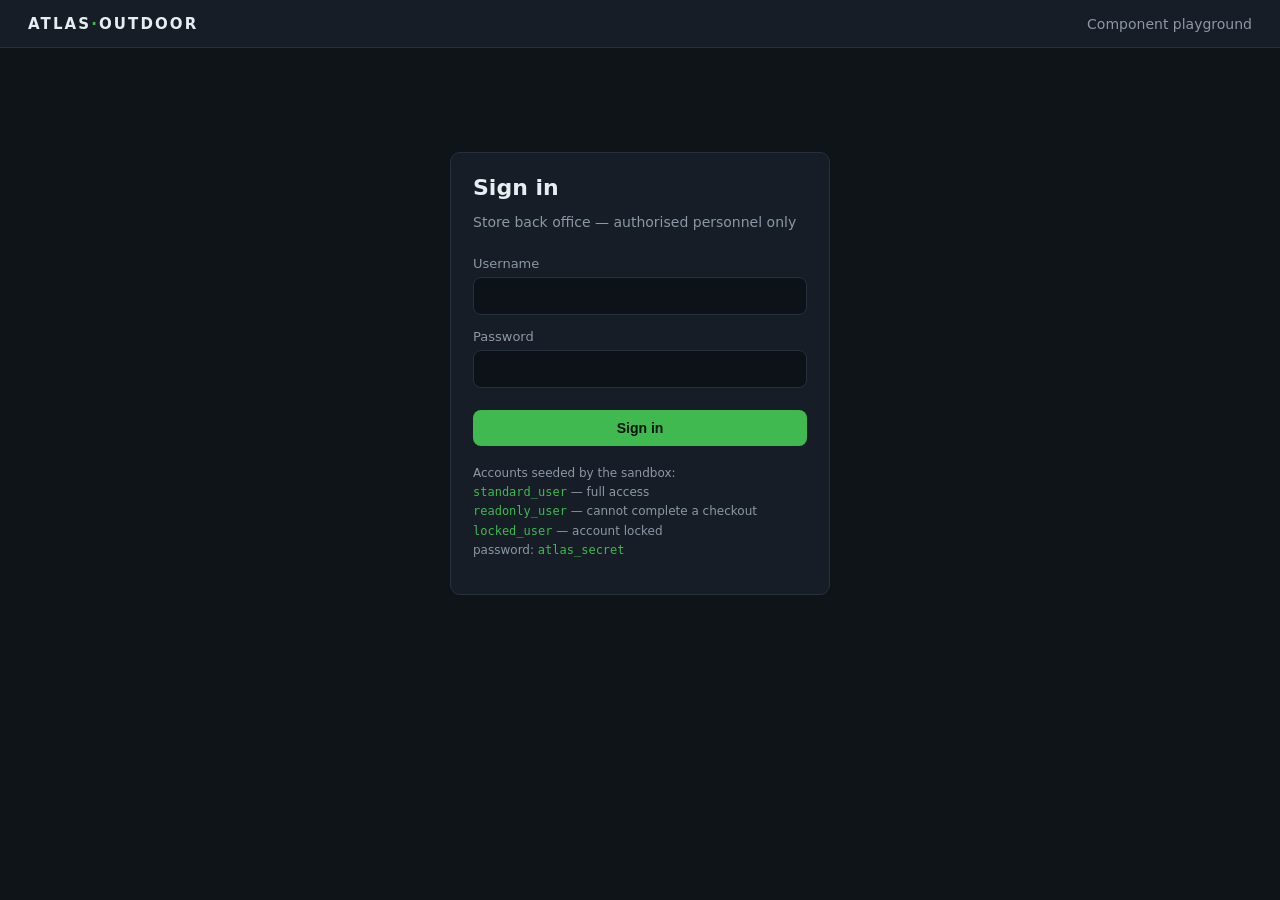
<file: src/test/resources/sut-app/index.html>
<!doctype html>
<html lang="en">
<head>
    <meta charset="utf-8">
    <title>Atlas Outdoor — Sign in</title>
    <link rel="stylesheet" href="assets/atlas.css">
</head>
<body>

<header class="app-bar">
    <div class="brand">ATLAS<span>·</span>OUTDOOR</div>
    <nav><a href="widgets.html" data-testid="nav-widgets">Component playground</a></nav>
</header>

<main>
    <section class="card login-card">
        <h1>Sign in</h1>
        <p class="subtitle">Store back office — authorised personnel only</p>

        <form id="login-form" data-testid="login-form" autocomplete="off">
            <label for="username">Username</label>
            <input type="text" id="username" name="username" data-testid="username" autocomplete="off">

            <label for="password">Password</label>
            <input type="password" id="password" name="password" data-testid="password" autocomplete="off">

            <!-- data-volatile-id: this id is rewritten at every page load, exactly
                 like a component library regenerating ids on each build. -->
            <button type="submit" id="btn-login" data-volatile-id data-testid="login-submit" class="full-width">
                Sign in
            </button>
        </form>

        <div class="error-banner" data-testid="error-message" style="display:none"></div>

        <p class="hint">
            Accounts seeded by the sandbox:<br>
            <code>standard_user</code> — full access<br>
            <code>readonly_user</code> — cannot complete a checkout<br>
            <code>locked_user</code> — account locked<br>
            password: <code>atlas_secret</code>
        </p>
    </section>
</main>

<script src="assets/atlas.js"></script>
<script>
    if (new URLSearchParams(window.location.search).get("reason") === "session-required") {
        window.addEventListener("DOMContentLoaded", () =>
            Atlas.showError("Your session has expired, please sign in again."));
    }

    document.getElementById("login-form").addEventListener("submit", async function (event) {
        event.preventDefault();
        Atlas.showError("");

        const username = document.querySelector("[data-testid='username']").value.trim();
        const password = document.querySelector("[data-testid='password']").value;

        if (!username || !password) {
            Atlas.showError("Username and password are both required.");
            return;
        }

        const response = await fetch("/api/auth/login", {
            method: "POST",
            headers: {"Content-Type": "application/json"},
            body: JSON.stringify({username: username, password: password})
        });
        const payload = await response.json();

        if (response.ok) {
            Atlas.session.save(payload);
            window.location.href = "inventory.html";
        } else {
            Atlas.showError(payload.error);
        }
    });
</script>
</body>
</html>
</file>
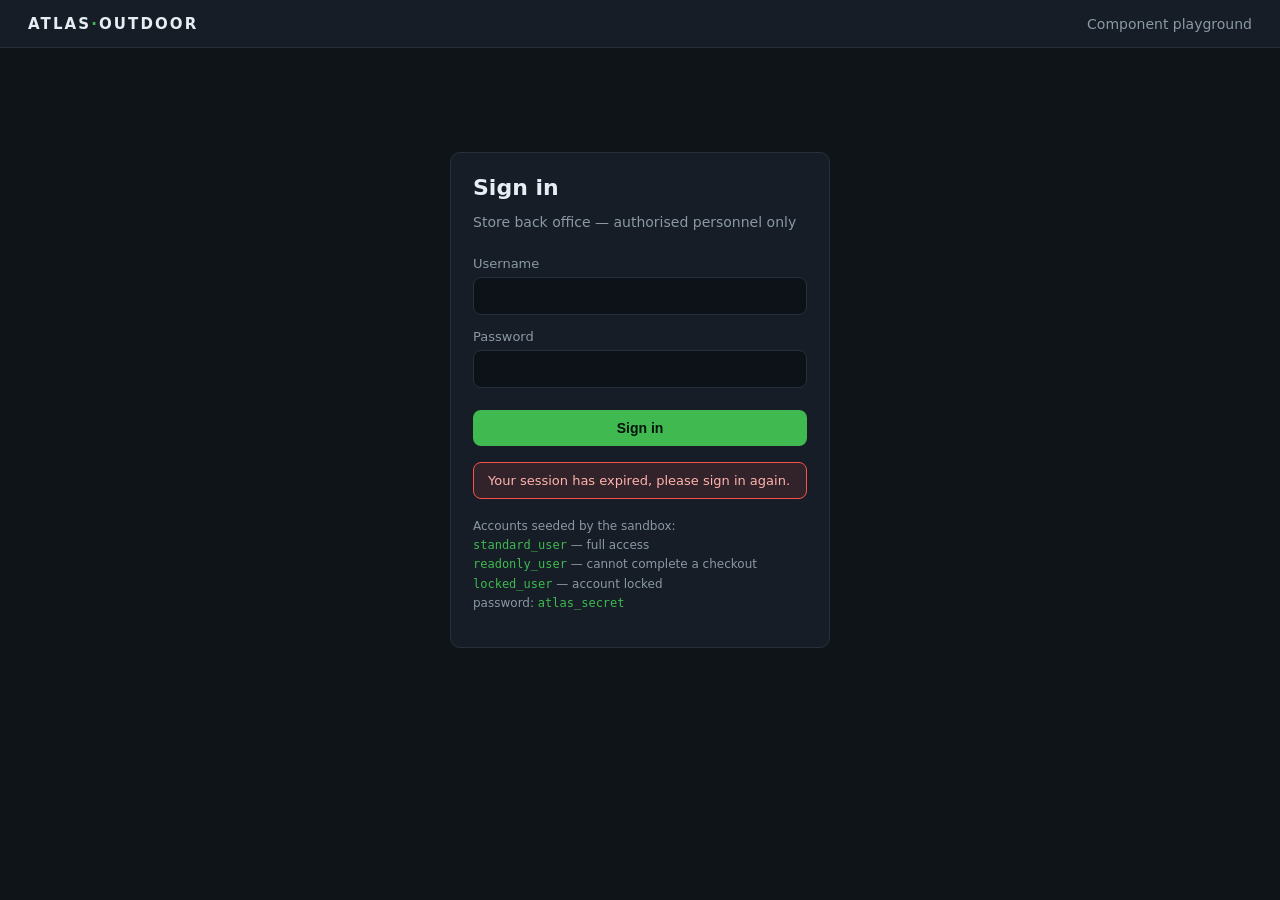
<file: src/test/resources/sut-app/cart.html>
<!doctype html>
<html lang="en">
<head>
    <meta charset="utf-8">
    <title>Atlas Outdoor — Cart</title>
    <link rel="stylesheet" href="assets/atlas.css">
</head>
<body>

<header class="app-bar">
    <div class="brand">ATLAS<span>·</span>OUTDOOR</div>
    <nav>
        <span data-testid="current-user" style="font-size:13px;color:#8b98a5"></span>
        <a href="inventory.html" data-testid="continue-shopping">Continue shopping</a>
        <a href="#" data-testid="logout">Sign out</a>
    </nav>
</header>

<main>
    <h1 data-testid="page-title">Your cart</h1>
    <p class="subtitle">Prices include VAT where applicable.</p>

    <section class="card">
        <div data-testid="cart-lines"></div>
        <p data-testid="empty-cart" style="display:none;color:#8b98a5">Your cart is empty.</p>

        <div class="totals" data-testid="totals" style="display:none">
            <div><span>Subtotal</span><span data-testid="subtotal"></span></div>
            <div><span>Tax (8%)</span><span data-testid="tax"></span></div>
            <div class="grand"><span>Total</span><span data-testid="grand-total"></span></div>
        </div>

        <button class="full-width" id="btn-checkout" data-volatile-id data-testid="checkout"
                style="margin-top:22px">Proceed to checkout</button>
        <div class="error-banner" data-testid="error-message" style="display:none"></div>
    </section>
</main>

<script src="assets/atlas.js"></script>
<script>
    function render() {
        const lines = Atlas.cart.read();
        const container = document.querySelector("[data-testid='cart-lines']");

        container.innerHTML = lines.map(line => `
            <div class="cart-line" data-testid="cart-line" data-product-id="${line.id}">
                <div>
                    <div data-testid="line-name">${line.name}</div>
                    <div class="badge-stock">Quantity: <span data-testid="line-quantity">${line.quantity}</span></div>
                </div>
                <div style="display:flex;align-items:center;gap:16px">
                    <span data-testid="line-total">${Atlas.money(line.price * line.quantity)}</span>
                    <button class="danger" data-testid="remove-line" data-product-id="${line.id}">Remove</button>
                </div>
            </div>`).join("");

        document.querySelector("[data-testid='empty-cart']").style.display = lines.length ? "none" : "block";
        document.querySelector("[data-testid='totals']").style.display = lines.length ? "block" : "none";
        document.querySelector("[data-testid='checkout']").disabled = lines.length === 0;

        document.querySelector("[data-testid='subtotal']").textContent = Atlas.money(Atlas.cart.subtotal());
        document.querySelector("[data-testid='tax']").textContent = Atlas.money(Atlas.cart.tax());
        document.querySelector("[data-testid='grand-total']").textContent = Atlas.money(Atlas.cart.total());

        container.querySelectorAll("[data-testid='remove-line']").forEach(button =>
            button.addEventListener("click", () => {
                Atlas.cart.remove(button.dataset.productId);
                render();
            }));
    }

    window.addEventListener("DOMContentLoaded", () => {
        if (!Atlas.session.requireLogin()) {
            return;
        }
        render();

        document.querySelector("[data-testid='checkout']").addEventListener("click", () => {
            const user = Atlas.session.current();
            // Business rule worth a test: a read-only account may browse and fill
            // a cart, but may not place an order.
            if (!user.roles.includes("CHECKOUT")) {
                Atlas.showError("Your account is not allowed to place orders. Contact your store manager.");
                return;
            }
            window.location.href = "checkout-info.html";
        });
    });
</script>
</body>
</html>
</file>
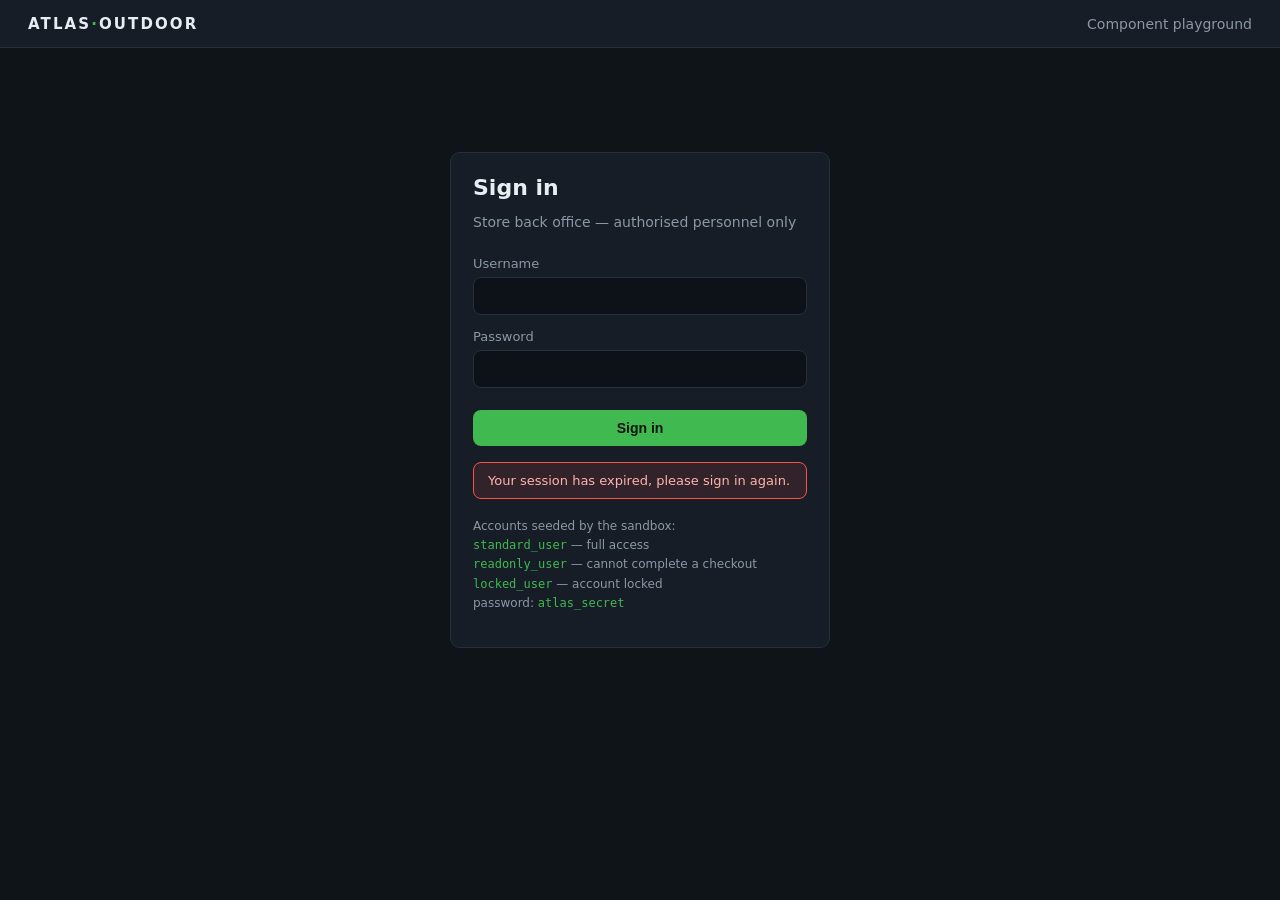
<file: src/test/resources/sut-app/checkout-complete.html>
<!doctype html>
<html lang="en">
<head>
    <meta charset="utf-8">
    <title>Atlas Outdoor — Order confirmed</title>
    <link rel="stylesheet" href="assets/atlas.css">
</head>
<body>

<header class="app-bar">
    <div class="brand">ATLAS<span>·</span>OUTDOOR</div>
    <nav>
        <span data-testid="current-user" style="font-size:13px;color:#8b98a5"></span>
        <a href="inventory.html" data-testid="back-home">Back to catalogue</a>
    </nav>
</header>

<main>
    <div class="steps">
        <span data-testid="step-1">1 · Your details</span>
        <span>›</span><span data-testid="step-2">2 · Review</span>
        <span>›</span><span class="active" data-testid="step-3">3 · Confirmation</span>
    </div>

    <section class="card" style="max-width:560px">
        <h1 data-testid="confirmation-title">Thank you, your order is confirmed</h1>
        <p class="subtitle">A confirmation email is on its way.</p>

        <div class="totals">
            <div><span>Order reference</span><span data-testid="order-reference"></span></div>
            <div><span>Items</span><span data-testid="order-items"></span></div>
            <div class="grand"><span>Amount charged</span><span data-testid="order-total"></span></div>
        </div>

        <button class="full-width secondary" data-testid="new-order"
                onclick="window.location.href='inventory.html'">Start a new order</button>
    </section>
</main>

<script src="assets/atlas.js"></script>
<script>
    window.addEventListener("DOMContentLoaded", () => {
        if (!Atlas.session.requireLogin()) {
            return;
        }
        const order = JSON.parse(sessionStorage.getItem("atlas.order") || "{}");
        document.querySelector("[data-testid='order-reference']").textContent = order.reference || "—";
        document.querySelector("[data-testid='order-items']").textContent = order.items || 0;
        document.querySelector("[data-testid='order-total']").textContent = Atlas.money(order.total || 0);
    });
</script>
</body>
</html>
</file>
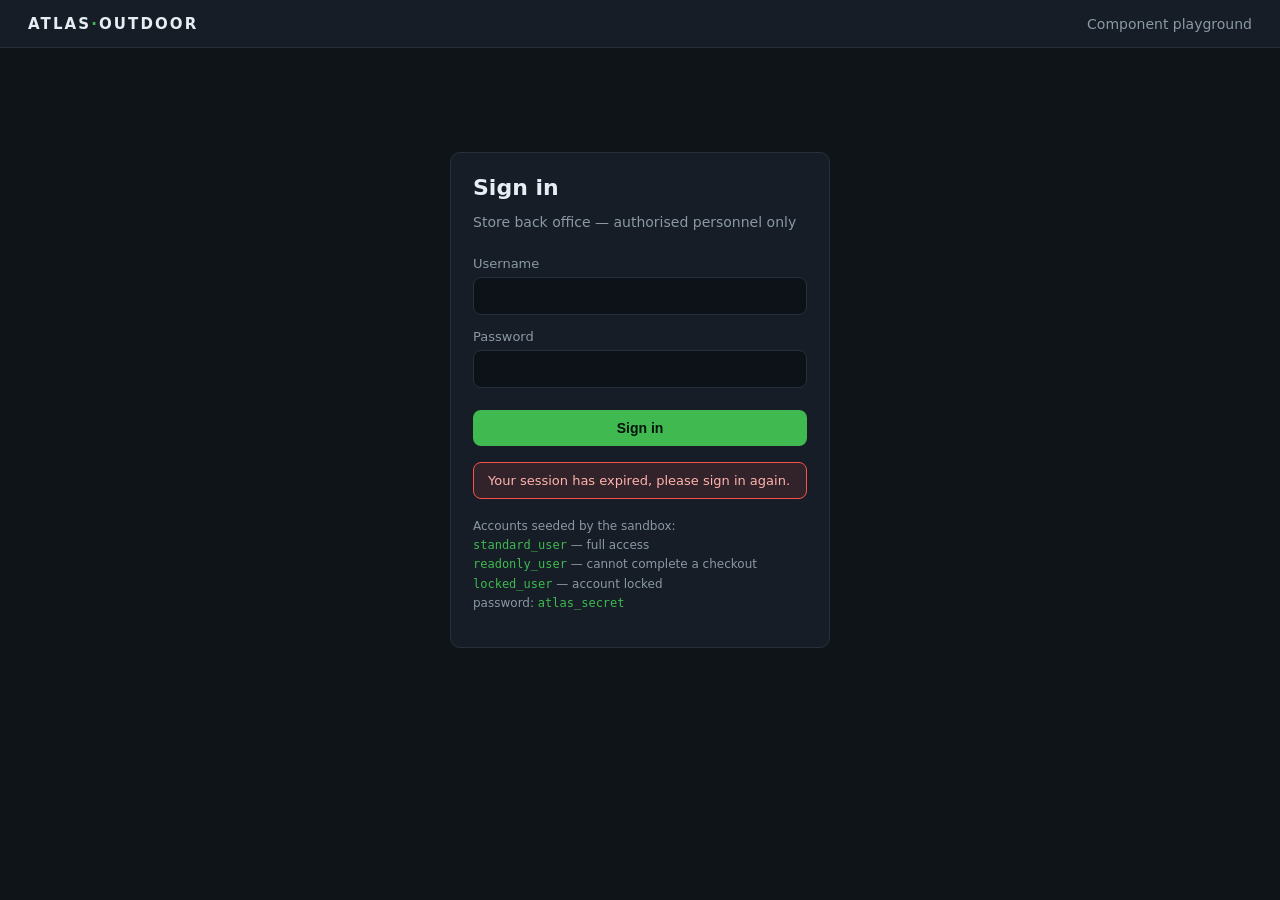
<file: src/test/resources/sut-app/checkout-info.html>
<!doctype html>
<html lang="en">
<head>
    <meta charset="utf-8">
    <title>Atlas Outdoor — Checkout</title>
    <link rel="stylesheet" href="assets/atlas.css">
</head>
<body>

<header class="app-bar">
    <div class="brand">ATLAS<span>·</span>OUTDOOR</div>
    <nav>
        <span data-testid="current-user" style="font-size:13px;color:#8b98a5"></span>
        <a href="cart.html" data-testid="back-to-cart">Back to cart</a>
    </nav>
</header>

<main>
    <div class="steps">
        <span class="active" data-testid="step-1">1 · Your details</span>
        <span>›</span><span data-testid="step-2">2 · Review</span>
        <span>›</span><span data-testid="step-3">3 · Confirmation</span>
    </div>

    <h1>Delivery details</h1>
    <p class="subtitle">All fields marked with * are mandatory.</p>

    <section class="card" style="max-width:520px">
        <form id="checkout-form" data-testid="checkout-form" autocomplete="off">
            <label for="first-name">First name *</label>
            <input type="text" id="first-name" data-testid="first-name">

            <label for="last-name">Last name *</label>
            <input type="text" id="last-name" data-testid="last-name">

            <label for="email">Email *</label>
            <input type="text" id="email" data-testid="email">

            <label for="address">Address</label>
            <input type="text" id="address" data-testid="address">

            <label for="city">City</label>
            <input type="text" id="city" data-testid="city">

            <label for="postcode">Postcode *</label>
            <input type="text" id="postcode" data-testid="postcode">

            <button type="submit" id="btn-continue" data-volatile-id data-testid="continue" class="full-width">
                Continue
            </button>
        </form>
        <div class="error-banner" data-testid="error-message" style="display:none"></div>
    </section>
</main>

<script src="assets/atlas.js"></script>
<script>
    const EMAIL_PATTERN = /^[^@\s]+@[^@\s]+\.[^@\s]+$/;

    window.addEventListener("DOMContentLoaded", () => {
        if (!Atlas.session.requireLogin()) {
            return;
        }

        document.getElementById("checkout-form").addEventListener("submit", event => {
            event.preventDefault();
            const value = id => document.querySelector(`[data-testid='${id}']`).value.trim();

            const missing = ["first-name", "last-name", "email", "postcode"]
                .filter(field => value(field) === "")
                .map(field => field.replace("-", " "));

            if (missing.length) {
                Atlas.showError("Please complete the following fields: " + missing.join(", ") + ".");
                return;
            }
            if (!EMAIL_PATTERN.test(value("email"))) {
                Atlas.showError("'" + value("email") + "' is not a valid email address.");
                return;
            }

            sessionStorage.setItem("atlas.customer", JSON.stringify({
                firstName: value("first-name"),
                lastName: value("last-name"),
                email: value("email"),
                address: value("address"),
                city: value("city"),
                postcode: value("postcode")
            }));
            window.location.href = "checkout-review.html";
        });
    });
</script>
</body>
</html>
</file>
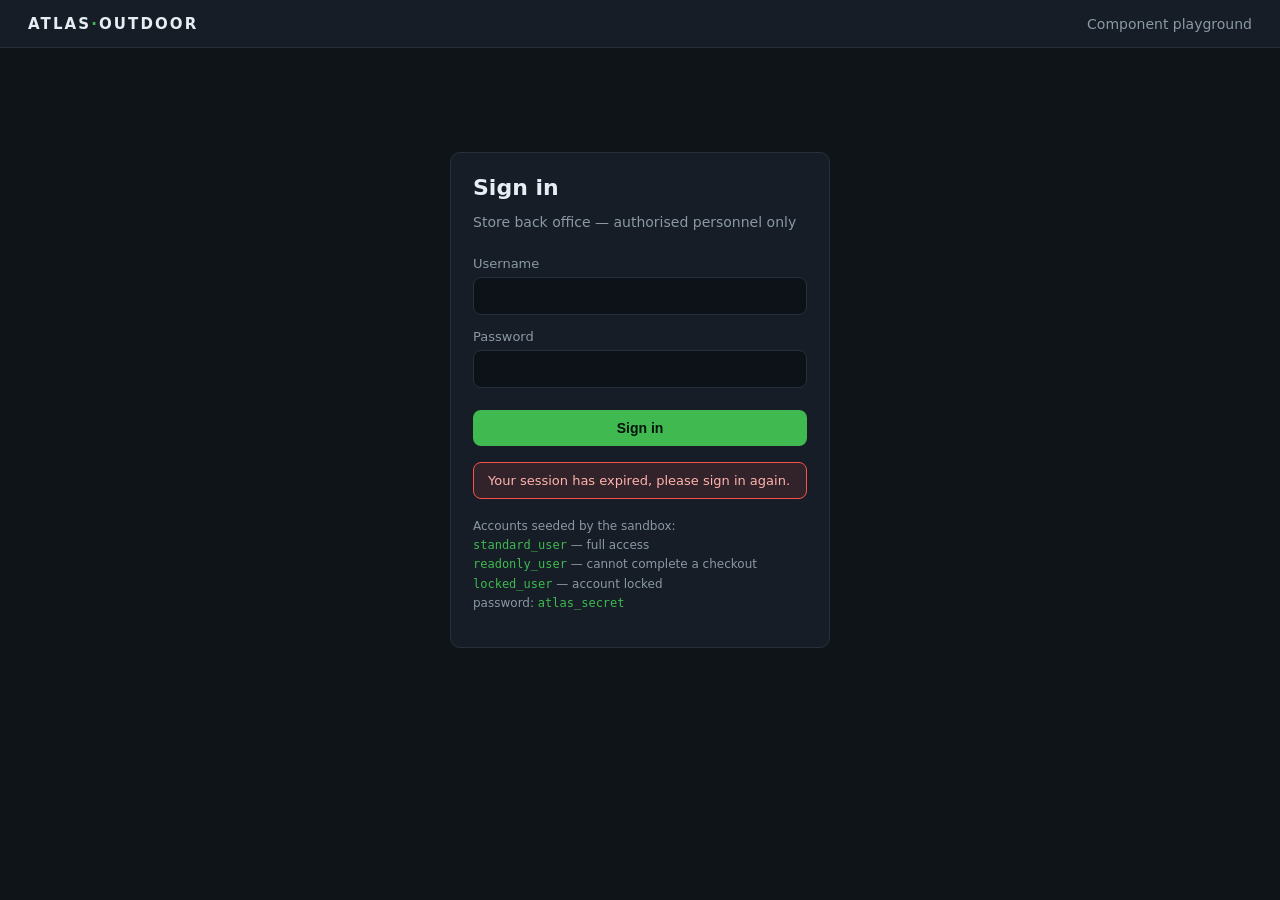
<file: src/test/resources/sut-app/checkout-review.html>
<!doctype html>
<html lang="en">
<head>
    <meta charset="utf-8">
    <title>Atlas Outdoor — Review order</title>
    <link rel="stylesheet" href="assets/atlas.css">
</head>
<body>

<header class="app-bar">
    <div class="brand">ATLAS<span>·</span>OUTDOOR</div>
    <nav>
        <span data-testid="current-user" style="font-size:13px;color:#8b98a5"></span>
        <a href="checkout-info.html" data-testid="back-to-details">Edit details</a>
    </nav>
</header>

<main>
    <div class="steps">
        <span data-testid="step-1">1 · Your details</span>
        <span>›</span><span class="active" data-testid="step-2">2 · Review</span>
        <span>›</span><span data-testid="step-3">3 · Confirmation</span>
    </div>

    <h1>Review your order</h1>
    <p class="subtitle">Nothing is charged until you place the order.</p>

    <section class="card">
        <h3 style="margin-top:0;font-size:15px">Delivery to</h3>
        <p data-testid="delivery-summary" style="color:#8b98a5;font-size:14px"></p>

        <h3 style="font-size:15px">Items</h3>
        <table>
            <thead>
            <tr><th>Product</th><th>Quantity</th><th>Line total</th></tr>
            </thead>
            <tbody data-testid="review-lines"></tbody>
        </table>

        <div class="totals">
            <div><span>Subtotal</span><span data-testid="subtotal"></span></div>
            <div><span>Tax (8%)</span><span data-testid="tax"></span></div>
            <div class="grand"><span>Total</span><span data-testid="grand-total"></span></div>
        </div>

        <button class="full-width" id="btn-place-order" data-volatile-id data-testid="place-order">
            Place order
        </button>
    </section>
</main>

<script src="assets/atlas.js"></script>
<script>
    window.addEventListener("DOMContentLoaded", () => {
        if (!Atlas.session.requireLogin()) {
            return;
        }
        const customer = JSON.parse(sessionStorage.getItem("atlas.customer") || "{}");
        document.querySelector("[data-testid='delivery-summary']").textContent =
            `${customer.firstName || ""} ${customer.lastName || ""} — ${customer.address || "no address"}, ` +
            `${customer.city || ""} ${customer.postcode || ""} (${customer.email || ""})`;

        document.querySelector("[data-testid='review-lines']").innerHTML = Atlas.cart.read().map(line => `
            <tr data-testid="review-line" data-product-id="${line.id}">
                <td data-testid="review-name">${line.name}</td>
                <td data-testid="review-quantity">${line.quantity}</td>
                <td data-testid="review-total">${Atlas.money(line.price * line.quantity)}</td>
            </tr>`).join("");

        document.querySelector("[data-testid='subtotal']").textContent = Atlas.money(Atlas.cart.subtotal());
        document.querySelector("[data-testid='tax']").textContent = Atlas.money(Atlas.cart.tax());
        document.querySelector("[data-testid='grand-total']").textContent = Atlas.money(Atlas.cart.total());

        document.querySelector("[data-testid='place-order']").addEventListener("click", () => {
            const order = {
                reference: "ATL-" + new Date().getFullYear() + "-" + Math.floor(100000 + Math.random() * 899999),
                total: Atlas.cart.total(),
                items: Atlas.cart.count()
            };
            sessionStorage.setItem("atlas.order", JSON.stringify(order));
            Atlas.cart.write([]);
            window.location.href = "checkout-complete.html";
        });
    });
</script>
</body>
</html>
</file>
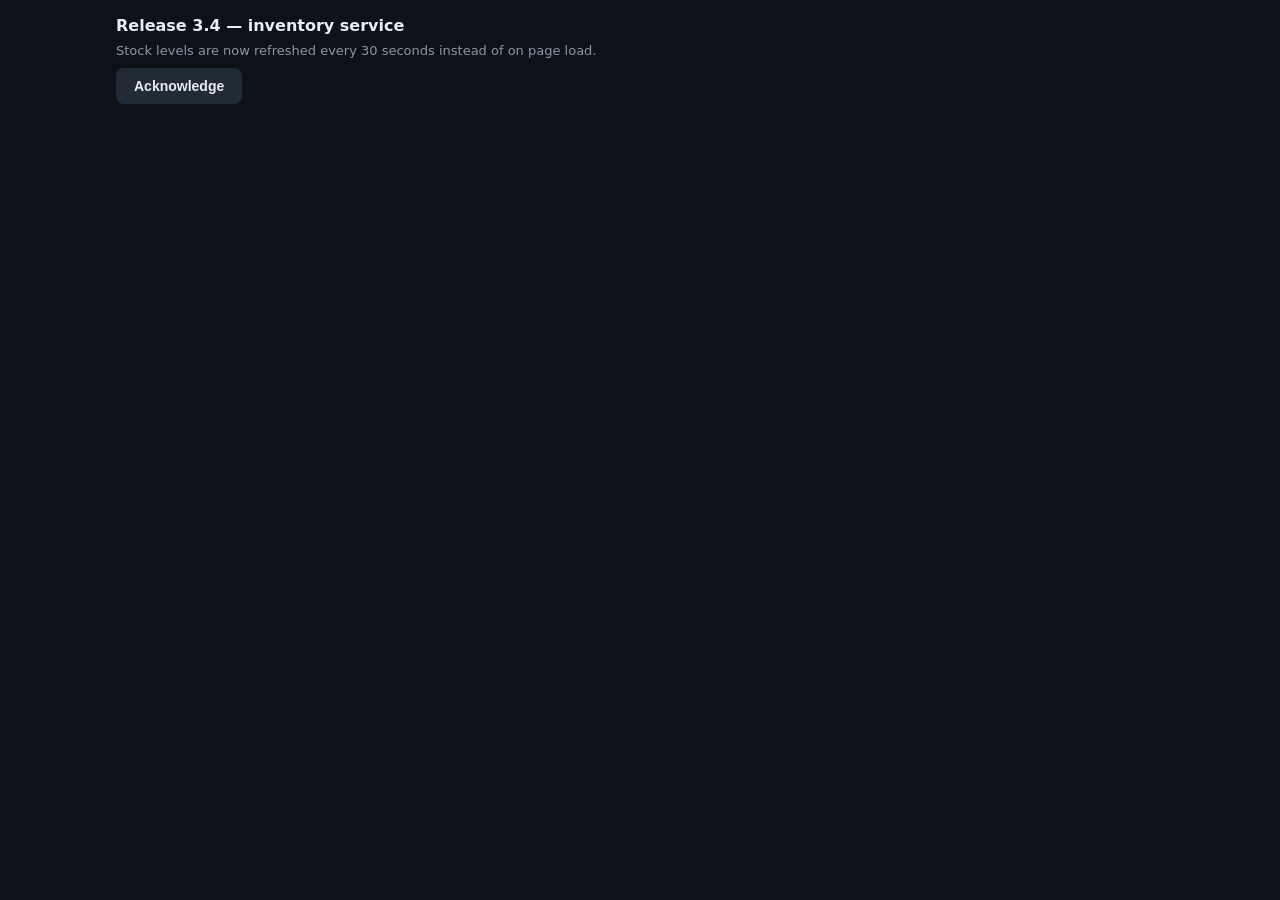
<file: src/test/resources/sut-app/frame-content.html>
<!doctype html>
<html lang="en">
<head>
    <meta charset="utf-8">
    <title>Release notes</title>
    <link rel="stylesheet" href="assets/atlas.css">
</head>
<body style="background:#0d1218">
<main style="padding:16px">
    <p data-testid="frame-heading" style="margin:0 0 8px;font-weight:600">Release 3.4 — inventory service</p>
    <p data-testid="frame-body" style="margin:0;color:#8b98a5;font-size:13px">
        Stock levels are now refreshed every 30 seconds instead of on page load.
    </p>
    <button data-testid="frame-button" class="secondary" style="margin-top:10px"
            onclick="document.querySelector('[data-testid=frame-body]').textContent='Acknowledged by the operator'">
        Acknowledge
    </button>
</main>
</body>
</html>
</file>
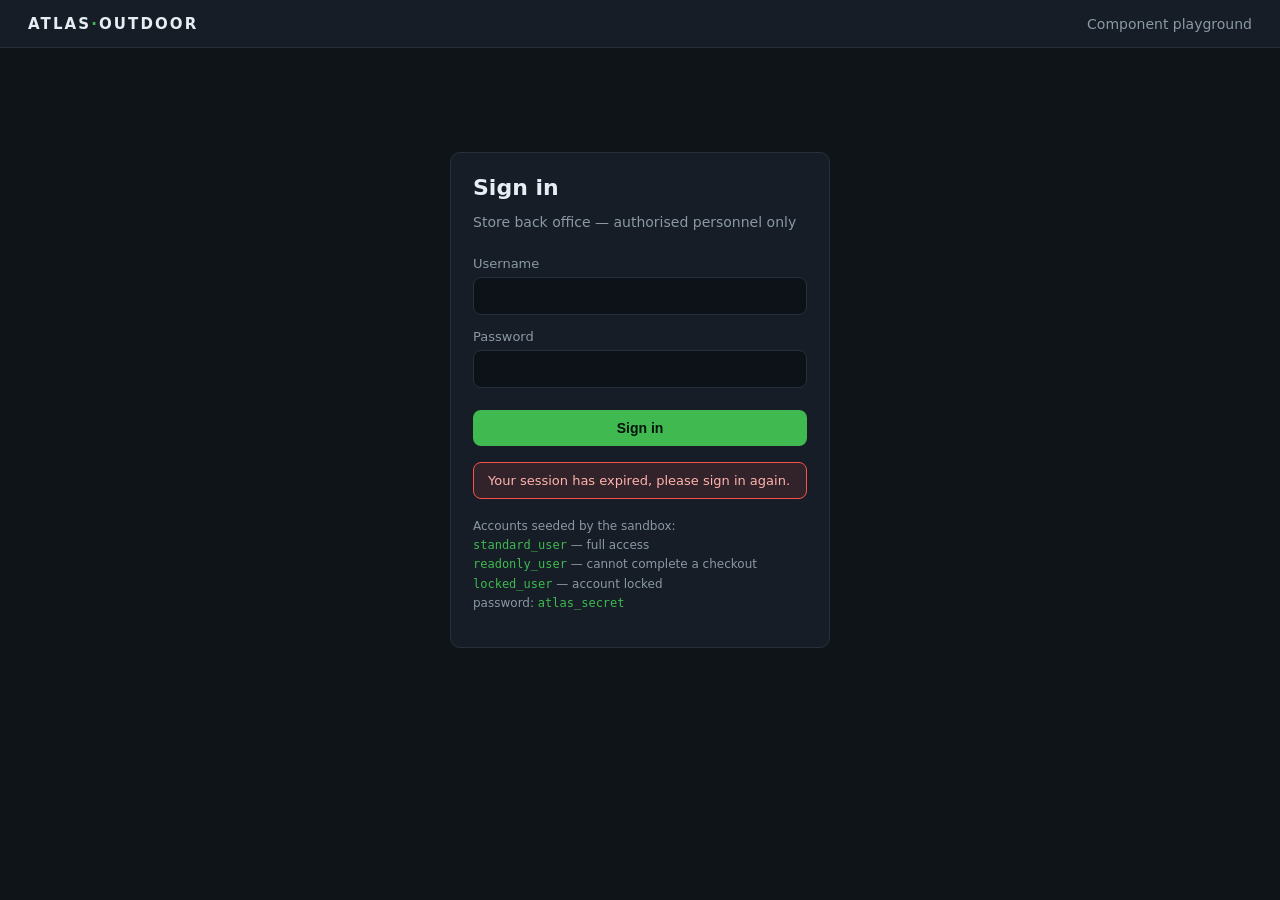
<file: src/test/resources/sut-app/inventory.html>
<!doctype html>
<html lang="en">
<head>
    <meta charset="utf-8">
    <title>Atlas Outdoor — Catalogue</title>
    <link rel="stylesheet" href="assets/atlas.css">
</head>
<body>

<header class="app-bar">
    <div class="brand">ATLAS<span>·</span>OUTDOOR</div>
    <nav>
        <span data-testid="current-user" style="font-size:13px;color:#8b98a5"></span>
        <a href="cart.html" data-testid="cart-link">Cart<span class="cart-pill" data-testid="cart-count" style="display:none">0</span></a>
        <a href="widgets.html" data-testid="nav-widgets">Playground</a>
        <a href="#" data-testid="logout">Sign out</a>
    </nav>
</header>

<main>
    <h1>Catalogue</h1>
    <p class="subtitle">Loaded over HTTP from <code>/api/products</code> — rendering is asynchronous on purpose.</p>

    <div class="toolbar">
        <select data-testid="filter-category" id="filter-category">
            <option value="all">All categories</option>
            <option value="backpacks">Backpacks</option>
            <option value="clothing">Clothing</option>
            <option value="electronics">Electronics</option>
            <option value="equipment">Equipment</option>
        </select>

        <select data-testid="sort-order" id="sort-order">
            <option value="name-asc">Name (A → Z)</option>
            <option value="name-desc">Name (Z → A)</option>
            <option value="price-asc">Price (low → high)</option>
            <option value="price-desc">Price (high → low)</option>
        </select>

        <span class="badge-stock" data-testid="result-count"></span>
    </div>

    <div class="spinner" data-testid="loading-indicator"></div>
    <div class="grid" data-testid="product-grid" style="display:none"></div>
</main>

<script src="assets/atlas.js"></script>
<script>
    let catalogue = [];

    function render() {
        const category = document.querySelector("[data-testid='filter-category']").value;
        const order = document.querySelector("[data-testid='sort-order']").value;

        let visible = catalogue.filter(p => category === "all" || p.category === category);
        const [field, direction] = order.split("-");
        visible.sort((a, b) => {
            const result = field === "price" ? a.price - b.price : a.name.localeCompare(b.name);
            return direction === "asc" ? result : -result;
        });

        const grid = document.querySelector("[data-testid='product-grid']");
        grid.innerHTML = visible.map(product => `
            <article class="card product" data-testid="product-card" data-product-id="${product.id}">
                <div class="name" data-testid="product-name">${product.name}</div>
                <div class="desc" data-testid="product-description">${product.description}</div>
                <div class="price" data-testid="product-price">€ ${product.price.toFixed(2)}</div>
                <div class="badge-stock ${product.stock === 0 ? 'out-of-stock' : ''}" data-testid="product-stock">
                    ${product.stock === 0 ? 'Out of stock' : product.stock + ' in stock'}
                </div>
                <button id="add-${product.id}" data-volatile-id
                        data-testid="add-to-cart"
                        data-product-id="${product.id}"
                        ${product.stock === 0 ? 'disabled' : ''}>
                    ${product.stock === 0 ? 'Unavailable' : 'Add to cart'}
                </button>
            </article>`).join("");

        document.querySelector("[data-testid='result-count']").textContent =
            visible.length + " of " + catalogue.length + " products";

        Atlas.scrambleVolatileIds();

        grid.querySelectorAll("[data-testid='add-to-cart']").forEach(button => {
            button.addEventListener("click", () => {
                const product = catalogue.find(p => p.id === button.dataset.productId);
                Atlas.cart.add(product);
                button.textContent = "Added ✓";
                setTimeout(() => { button.textContent = "Add to cart"; }, 900);
            });
        });
    }

    window.addEventListener("DOMContentLoaded", async () => {
        if (!Atlas.session.requireLogin()) {
            return;
        }
        const response = await fetch("/api/products");
        const payload = await response.json();
        catalogue = payload.products;

        // Variable latency: anything between 250 ms and 900 ms, so a suite that
        // relies on fixed sleeps will be flaky by construction.
        const latency = 250 + Math.floor(Math.random() * 650);
        setTimeout(() => {
            document.querySelector("[data-testid='loading-indicator']").remove();
            document.querySelector("[data-testid='product-grid']").style.display = "grid";
            render();
        }, latency);

        document.querySelector("[data-testid='filter-category']").addEventListener("change", render);
        document.querySelector("[data-testid='sort-order']").addEventListener("change", render);
    });
</script>
</body>
</html>
</file>
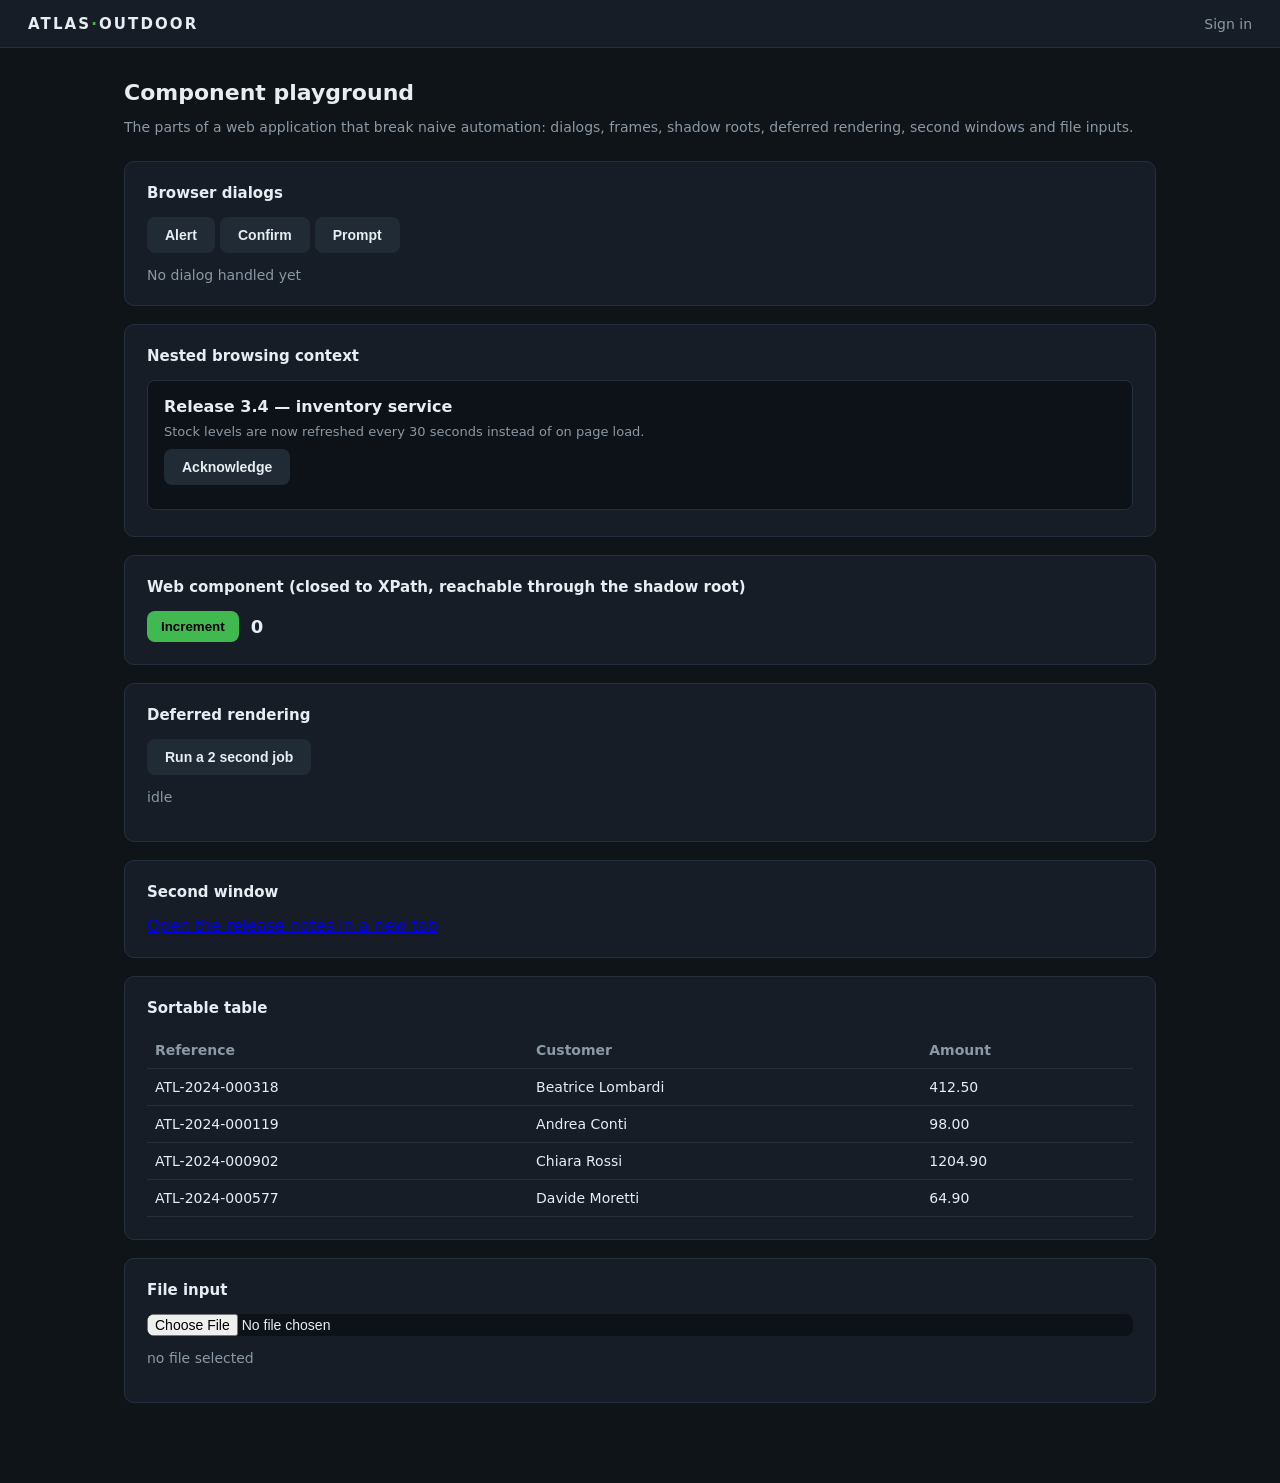
<file: src/test/resources/sut-app/widgets.html>
<!doctype html>
<html lang="en">
<head>
    <meta charset="utf-8">
    <title>Atlas Outdoor — Component playground</title>
    <link rel="stylesheet" href="assets/atlas.css">
</head>
<body>

<header class="app-bar">
    <div class="brand">ATLAS<span>·</span>OUTDOOR</div>
    <nav><a href="index.html" data-testid="nav-home">Sign in</a></nav>
</header>

<main>
    <h1>Component playground</h1>
    <p class="subtitle">
        The parts of a web application that break naive automation: dialogs, frames,
        shadow roots, deferred rendering, second windows and file inputs.
    </p>

    <section class="card" style="margin-bottom:18px">
        <h3 style="margin-top:0;font-size:15px">Browser dialogs</h3>
        <button data-testid="trigger-alert" class="secondary">Alert</button>
        <button data-testid="trigger-confirm" class="secondary">Confirm</button>
        <button data-testid="trigger-prompt" class="secondary">Prompt</button>
        <p data-testid="dialog-result" style="color:#8b98a5;font-size:14px;margin-bottom:0">No dialog handled yet</p>
    </section>

    <section class="card" style="margin-bottom:18px">
        <h3 style="margin-top:0;font-size:15px">Nested browsing context</h3>
        <iframe id="content-frame" data-testid="content-frame" src="frame-content.html"
                style="width:100%;height:130px;border:1px solid #26303d;border-radius:8px"></iframe>
    </section>

    <section class="card" style="margin-bottom:18px">
        <h3 style="margin-top:0;font-size:15px">Web component (closed to XPath, reachable through the shadow root)</h3>
        <atlas-counter data-testid="shadow-counter"></atlas-counter>
    </section>

    <section class="card" style="margin-bottom:18px">
        <h3 style="margin-top:0;font-size:15px">Deferred rendering</h3>
        <button data-testid="start-job" class="secondary">Run a 2 second job</button>
        <p data-testid="job-status" style="color:#8b98a5;font-size:14px">idle</p>
        <div data-testid="job-result" style="display:none;color:#3fb950;font-size:14px">Job completed successfully</div>
    </section>

    <section class="card" style="margin-bottom:18px">
        <h3 style="margin-top:0;font-size:15px">Second window</h3>
        <a href="frame-content.html" target="_blank" data-testid="open-new-tab">Open the release notes in a new tab</a>
    </section>

    <section class="card" style="margin-bottom:18px">
        <h3 style="margin-top:0;font-size:15px">Sortable table</h3>
        <table data-testid="orders-table">
            <thead>
            <tr>
                <th data-testid="sort-by-reference" data-column="0">Reference</th>
                <th data-testid="sort-by-customer" data-column="1">Customer</th>
                <th data-testid="sort-by-amount" data-column="2">Amount</th>
            </tr>
            </thead>
            <tbody data-testid="orders-body">
            <tr><td>ATL-2024-000318</td><td>Beatrice Lombardi</td><td>412.50</td></tr>
            <tr><td>ATL-2024-000119</td><td>Andrea Conti</td><td>98.00</td></tr>
            <tr><td>ATL-2024-000902</td><td>Chiara Rossi</td><td>1204.90</td></tr>
            <tr><td>ATL-2024-000577</td><td>Davide Moretti</td><td>64.90</td></tr>
            </tbody>
        </table>
    </section>

    <section class="card">
        <h3 style="margin-top:0;font-size:15px">File input</h3>
        <input type="file" data-testid="file-input" style="border:none;padding:0">
        <p data-testid="file-name" style="color:#8b98a5;font-size:14px">no file selected</p>
    </section>
</main>

<script src="assets/atlas.js"></script>
<script>
    const result = document.querySelector("[data-testid='dialog-result']");

    document.querySelector("[data-testid='trigger-alert']").addEventListener("click", () => {
        window.alert("Inventory synchronisation finished");
        result.textContent = "alert acknowledged";
    });

    document.querySelector("[data-testid='trigger-confirm']").addEventListener("click", () => {
        result.textContent = window.confirm("Delete the selected orders?") ? "confirmed" : "dismissed";
    });

    document.querySelector("[data-testid='trigger-prompt']").addEventListener("click", () => {
        const answer = window.prompt("Reference of the order to reopen", "");
        result.textContent = answer ? "reopening " + answer : "prompt dismissed";
    });

    document.querySelector("[data-testid='start-job']").addEventListener("click", () => {
        const status = document.querySelector("[data-testid='job-status']");
        status.textContent = "running…";
        setTimeout(() => {
            status.textContent = "done";
            document.querySelector("[data-testid='job-result']").style.display = "block";
        }, 2000);
    });

    document.querySelector("[data-testid='file-input']").addEventListener("change", event => {
        const file = event.target.files[0];
        document.querySelector("[data-testid='file-name']").textContent = file ? file.name : "no file selected";
    });

    // Sorting alternates ascending / descending on every click, numeric columns included.
    let ascending = true;
    document.querySelectorAll("[data-testid='orders-table'] th").forEach(header => {
        header.addEventListener("click", () => {
            const column = Number(header.dataset.column);
            const body = document.querySelector("[data-testid='orders-body']");
            const rows = Array.from(body.querySelectorAll("tr"));
            rows.sort((a, b) => {
                const left = a.cells[column].textContent.trim();
                const right = b.cells[column].textContent.trim();
                const numeric = !isNaN(parseFloat(left)) && !isNaN(parseFloat(right));
                const comparison = numeric ? parseFloat(left) - parseFloat(right) : left.localeCompare(right);
                return ascending ? comparison : -comparison;
            });
            ascending = !ascending;
            rows.forEach(row => body.appendChild(row));
        });
    });

    // A genuine custom element with an open shadow root: its internals are
    // invisible to document.querySelector and to every XPath expression.
    class AtlasCounter extends HTMLElement {
        connectedCallback() {
            const root = this.attachShadow({mode: "open"});
            root.innerHTML = `
                <style>
                    .box { font-family: system-ui, sans-serif; color: #e6edf3; display: flex;
                           gap: 12px; align-items: center; }
                    button { background:#3fb950; border:none; border-radius:8px; padding:8px 14px;
                             font-weight:600; cursor:pointer; }
                    output { font-size: 18px; font-weight: 700; }
                </style>
                <div class="box">
                    <button id="increment">Increment</button>
                    <output id="value">0</output>
                </div>`;
            let value = 0;
            root.getElementById("increment").addEventListener("click", () => {
                root.getElementById("value").textContent = ++value;
            });
        }
    }
    customElements.define("atlas-counter", AtlasCounter);
</script>
</body>
</html>
</file>
<file: src/test/resources/sut-app/assets/atlas.css>
:root {
    --bg: #0f1419;
    --panel: #161d26;
    --line: #26303d;
    --text: #e6edf3;
    --muted: #8b98a5;
    --accent: #3fb950;
    --danger: #f85149;
    --radius: 10px;
}

* { box-sizing: border-box; }

body {
    margin: 0;
    font-family: "Inter", "Segoe UI", system-ui, sans-serif;
    background: var(--bg);
    color: var(--text);
}

header.app-bar {
    display: flex;
    align-items: center;
    justify-content: space-between;
    padding: 14px 28px;
    background: var(--panel);
    border-bottom: 1px solid var(--line);
    position: sticky;
    top: 0;
}

.brand { font-weight: 700; letter-spacing: .14em; font-size: 15px; }
.brand span { color: var(--accent); }

nav a {
    color: var(--muted);
    text-decoration: none;
    margin-left: 18px;
    font-size: 14px;
}
nav a:hover { color: var(--text); }

main { max-width: 1080px; margin: 0 auto; padding: 32px 24px 80px; }

h1 { font-size: 22px; margin: 0 0 6px; }
.subtitle { color: var(--muted); font-size: 14px; margin-bottom: 26px; }

.card {
    background: var(--panel);
    border: 1px solid var(--line);
    border-radius: var(--radius);
    padding: 22px;
}

.login-card { max-width: 380px; margin: 8vh auto 0; }

label { display: block; font-size: 13px; color: var(--muted); margin: 14px 0 6px; }

input, select {
    width: 100%;
    padding: 10px 12px;
    background: #0d1218;
    border: 1px solid var(--line);
    border-radius: 8px;
    color: var(--text);
    font-size: 14px;
}
input:focus, select:focus { outline: 1px solid var(--accent); }

button {
    cursor: pointer;
    border: none;
    border-radius: 8px;
    padding: 10px 18px;
    font-size: 14px;
    font-weight: 600;
    background: var(--accent);
    color: #04140a;
}
button.secondary { background: #212b36; color: var(--text); }
button.danger { background: var(--danger); color: #fff; }
button:disabled { opacity: .45; cursor: not-allowed; }

.full-width { width: 100%; margin-top: 22px; }

.error-banner {
    background: rgba(248, 81, 73, .12);
    border: 1px solid var(--danger);
    color: #ffb3ae;
    border-radius: 8px;
    padding: 10px 14px;
    font-size: 13px;
    margin-top: 16px;
}

.toolbar {
    display: flex;
    gap: 12px;
    align-items: center;
    margin-bottom: 20px;
}
.toolbar select { width: auto; }

.grid {
    display: grid;
    grid-template-columns: repeat(auto-fill, minmax(250px, 1fr));
    gap: 16px;
}

.product { display: flex; flex-direction: column; gap: 8px; }
.product .name { font-weight: 600; font-size: 15px; }
.product .desc { color: var(--muted); font-size: 13px; flex: 1; }
.product .price { font-size: 18px; font-weight: 700; }
.badge-stock { font-size: 12px; color: var(--muted); }
.out-of-stock { color: var(--danger); }

.cart-line {
    display: flex;
    justify-content: space-between;
    align-items: center;
    border-bottom: 1px solid var(--line);
    padding: 14px 0;
}

.totals { margin-top: 20px; font-size: 15px; }
.totals div { display: flex; justify-content: space-between; padding: 6px 0; }
.totals .grand { font-weight: 700; font-size: 18px; border-top: 1px solid var(--line); padding-top: 12px; }

.cart-pill {
    background: var(--accent);
    color: #04140a;
    border-radius: 999px;
    padding: 1px 8px;
    font-size: 12px;
    font-weight: 700;
    margin-left: 6px;
}

.spinner {
    width: 26px; height: 26px;
    border: 3px solid var(--line);
    border-top-color: var(--accent);
    border-radius: 50%;
    animation: spin .7s linear infinite;
    margin: 40px auto;
}
@keyframes spin { to { transform: rotate(360deg); } }

table { width: 100%; border-collapse: collapse; font-size: 14px; }
th, td { text-align: left; padding: 10px 8px; border-bottom: 1px solid var(--line); }
th { color: var(--muted); font-weight: 600; cursor: pointer; }

.steps { display: flex; gap: 8px; margin-bottom: 24px; font-size: 13px; color: var(--muted); }
.steps .active { color: var(--accent); font-weight: 600; }

.hint { color: var(--muted); font-size: 12px; margin-top: 18px; line-height: 1.6; }
code { color: var(--accent); }
</file>
